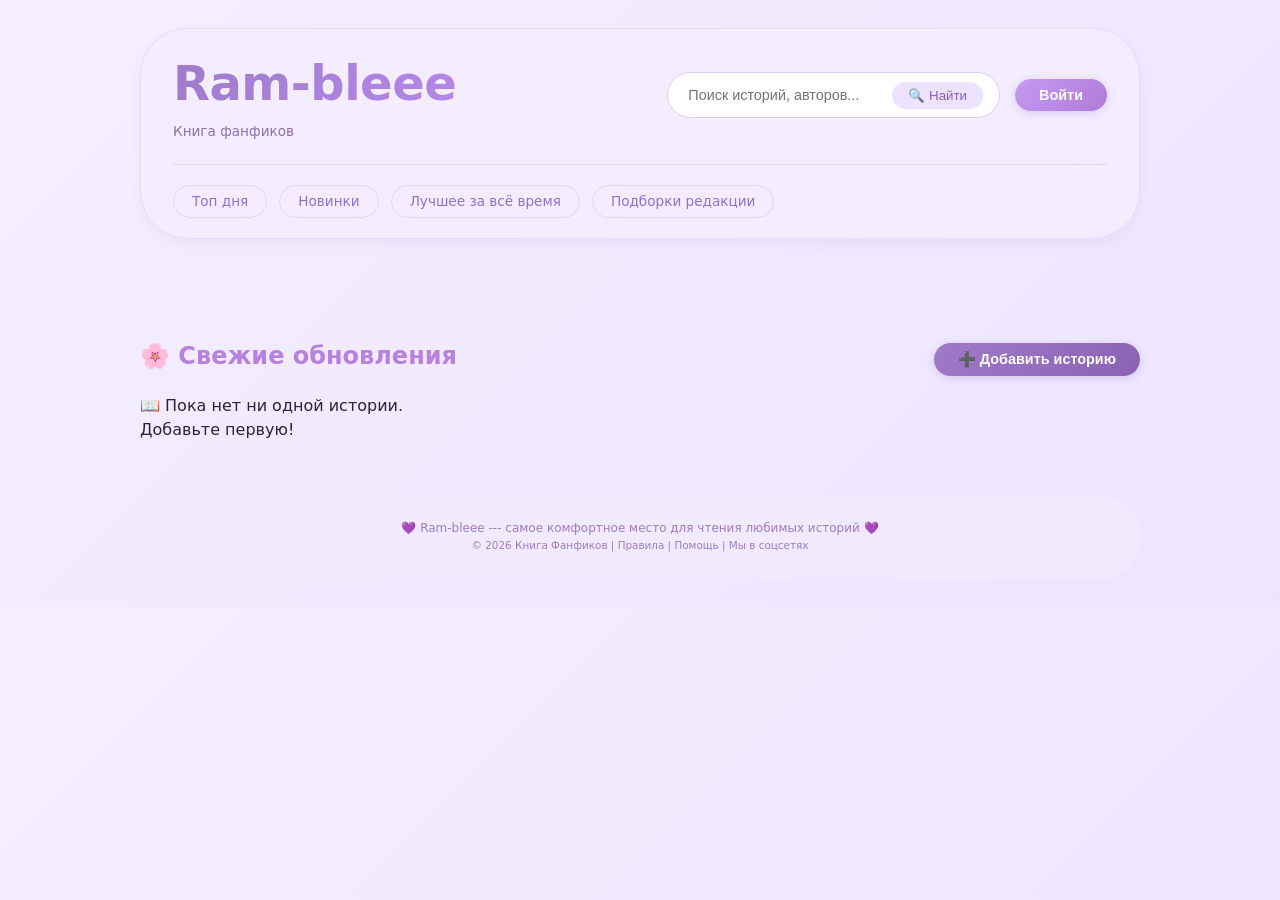
<file: index.html>
<!DOCTYPE html>
<html lang="ru">
<head>
    <meta charset="UTF-8">
    <meta name="viewport" content="width=device-width, initial-scale=1.0, user-scalable=yes">
    <title>Книга Фанфиков | Главная страница</title>
    <link rel="stylesheet" href="index-css.css">
    <link rel="stylesheet" href="модалка-css.css">
</head>
<body>
    <div class="sheep"></div>

    <div class="right-main">
        <div class="site-header">
            <div class="logo-area">
                <div class="logo">
                    <h1>Ram-bleee</h1>
                    <span>Книга фанфиков</span>
                </div>
                <div style="display: flex; gap: 15px; align-items: center;">
                    <div class="search-bar">
                        <input type="text" placeholder="Поиск историй, авторов...">
                        <button>🔍 Найти</button>
                    </div>
                    <div class="auth-container"></div>
                </div>
            </div>
            <div class="nav-tabs">
                <a href="#">Топ дня</a>
                <a href="#">Новинки</a>
                <a href="#">Лучшее за всё время</a>
                <a href="#">Подборки редакции</a>
            </div>
        </div>


        <div class="feed-header">
            <h2>🌸 Свежие обновления</h2>
        </div>

        <div class="stories-feed">
            </div>

        <div class="footer">
            <span>💜 Ram-bleee --- самое комфортное место для чтения любимых историй 💜</span><br>
            <span class="footer-copyright">© 2026 Книга Фанфиков | Правила | Помощь | Мы в соцсетях</span>
        </div>
    </div>

    <div class="modal-overlay" id="modalOverlay">
        <div class="modal">
            <div class="modal-header">
                <h3>Добро пожаловать</h3>
                <button class="close-modal" id="closeModalBtn">✕</button>
            </div>
            <div class="modal-tabs">
                <button class="tab-btn active" data-tab="login">Вход</button>
                <button class="tab-btn" data-tab="register">Регистрация</button>
            </div>

            <div id="loginForm" class="modal-form">
                <div class="form-group">
                    <label>Email или логин</label>
                    <input type="text" id="loginEmail" placeholder="example@mail.com">
                </div>
                <div class="form-group">
                    <label>Пароль</label>
                    <input type="password" id="loginPassword" placeholder="••••••••">
                </div>
                <button class="submit-btn" id="submitLoginBtn">Продолжить</button>
                <div class="form-footer">
                    <a href="#" id="switchToRegister" style="color:#b07ad9;">Зарегистрироваться</a>
                </div>
            </div>

            <div id="registerForm" class="modal-form hidden-form">
                <div class="form-group">
                    <label>Имя пользователя</label>
                    <input type="text" id="regUsername" placeholder="Как вас называть?">
                </div>
                <div class="form-group">
                    <label>Email</label>
                    <input type="email" id="regEmail" placeholder="your@email.com">
                </div>
                <div class="form-group">
                    <label>Пароль</label>
                    <input type="password" id="regPassword" placeholder="минимум 6 символов">
                </div>
                <button class="submit-btn" id="submitRegisterBtn">Создать аккаунт</button>
                <div class="form-footer">
                    <a href="#" id="switchToLogin" style="color:#b07ad9;">Войти</a>
                </div>
            </div>
        </div>
    </div>

    <script src="auth.js"></script>
</body>
</html>
</file>
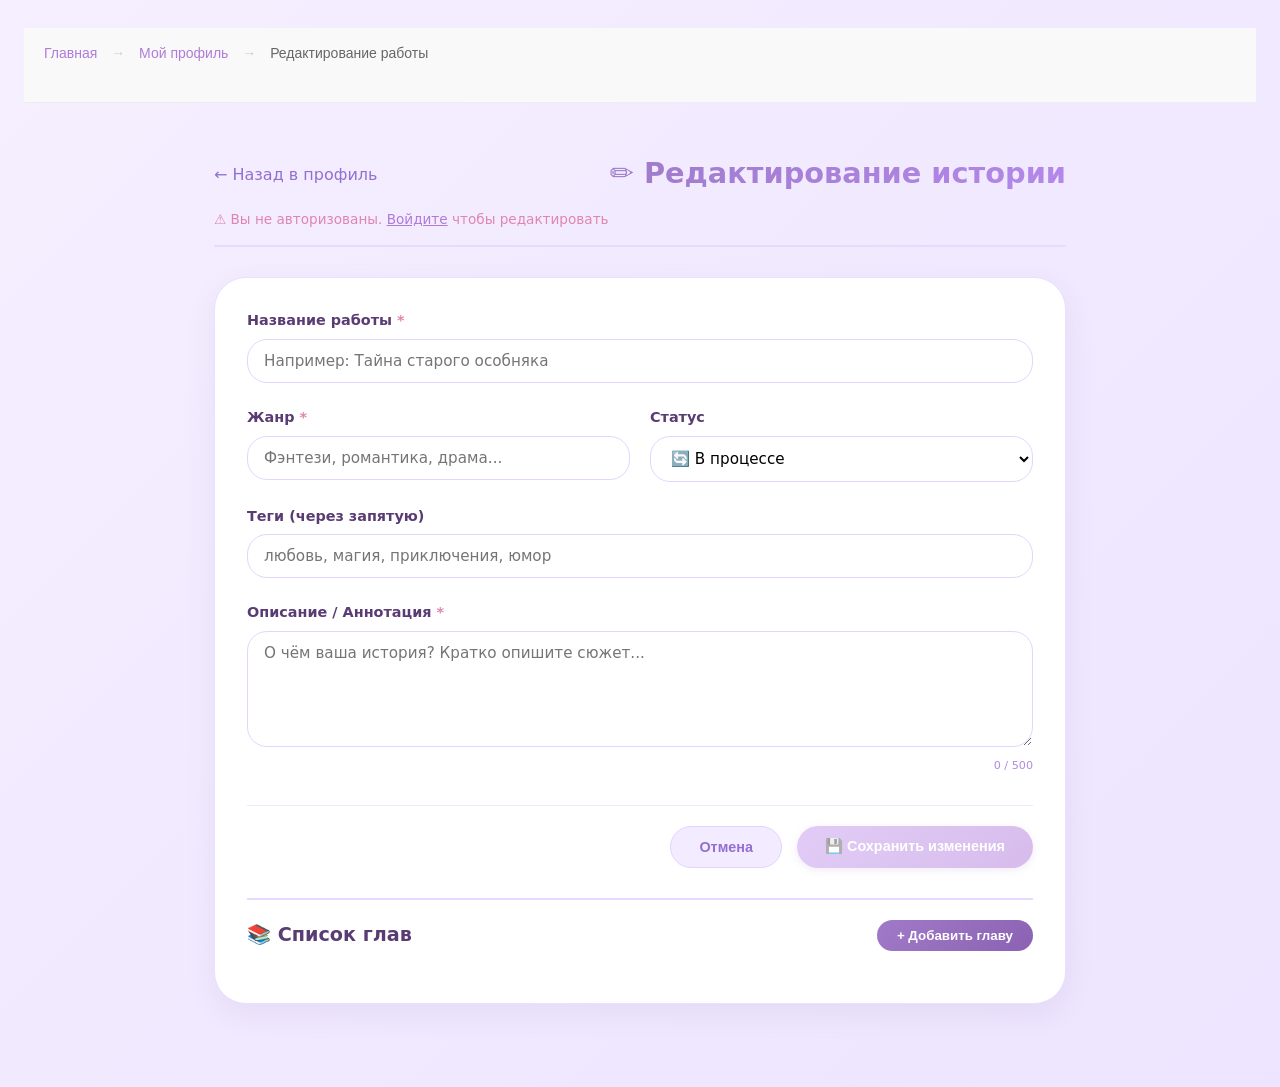
<file: edit_work.html>
<!DOCTYPE html>
<html lang="ru">
<head>
    <meta charset="UTF-8">
    <meta name="viewport" content="width=device-width, initial-scale=1.0, user-scalable=yes">
    <title>Редактирование работы — Ram-bleee</title>
    <link rel="stylesheet" href="index-css.css">
    <link rel="stylesheet" href="editor.css">
    <style>
        /* Дополнительные стили для глав */
        .chapters-section {
            margin-top: 30px;
            padding-top: 20px;
            border-top: 2px solid #e8d9ff;
        }
        .chapters-header {
            display: flex;
            justify-content: space-between;
            align-items: center;
            flex-wrap: wrap;
            margin-bottom: 20px;
        }
        .chapters-header h3 {
            color: #5a3c74;
            font-size: 1.2rem;
            margin: 0;
        }
        .add-chapter-btn {
            background: linear-gradient(135deg, #a07ac9, #8b62b3);
            border: none;
            border-radius: 40px;
            padding: 8px 20px;
            color: white;
            font-weight: 600;
            cursor: pointer;
            transition: 0.2s;
        }
        .add-chapter-btn:hover {
            transform: translateY(-2px);
        }
        .chapters-list {
            display: flex;
            flex-direction: column;
            gap: 10px;
        }
        .chapter-item {
            background: #faf5ff;
            border-radius: 20px;
            padding: 12px 16px;
            display: flex;
            justify-content: space-between;
            align-items: center;
            flex-wrap: wrap;
            gap: 10px;
            cursor: pointer;
            transition: 0.2s;
        }
        .chapter-item:hover {
            background: #f0e6ff;
            transform: translateX(5px);
        }
        .chapter-info {
            flex: 1;
        }
        .chapter-title {
            font-weight: 600;
            color: #5a3c74;
            margin-bottom: 4px;
        }
        .chapter-preview {
            font-size: 0.75rem;
            color: #b28be0;
        }
        .chapter-actions {
            display: flex;
            gap: 8px;
        }
        .chapter-actions button {
            background: none;
            border: none;
            cursor: pointer;
            font-size: 1rem;
            padding: 6px 10px;
            border-radius: 20px;
            transition: 0.2s;
        }
        .edit-chapter-btn {
            color: #9b62d1;
        }
        .edit-chapter-btn:hover {
            background: #ede0ff;
        }
        .delete-chapter-btn {
            color: #e085b0;
        }
        .delete-chapter-btn:hover {
            background: #fff0f5;
        }
        .empty-chapters {
            text-align: center;
            padding: 30px;
            color: #b28be0;
            background: #faf5ff;
            border-radius: 20px;
        }
    </style>
</head>
<body>

<div class="breadcrumb-container">
    <nav class="breadcrumb">
        <a href="index.html">Главная</a>
        <span class="separator">→</span>
        <a href="profile.html">Мой профиль</a>
        <span class="separator">→</span>
        <span class="current-page">Редактирование работы</span>
    </nav>
</div>

<div class="editor-container">
    <div class="editor-header">
        <a href="profile.html" class="back-link">← Назад в профиль</a>
        <h1>✏️ Редактирование истории</h1>
        <div class="editor-auth-status" id="editorAuthStatus"></div>
    </div>

    <div class="editor-card">
        <form id="editForm">
            <div class="form-group">
                <label for="workTitle">Название работы <span class="required">*</span></label>
                <input type="text" id="workTitle" placeholder="Например: Тайна старого особняка" required>
            </div>

            <div class="form-row">
                <div class="form-group half">
                    <label for="workGenre">Жанр <span class="required">*</span></label>
                    <input type="text" id="workGenre" placeholder="Фэнтези, романтика, драма...">
                </div>
                <div class="form-group half">
                    <label for="workStatus">Статус</label>
                    <select id="workStatus">
                        <option value="in-progress">🔄 В процессе</option>
                        <option value="completed">✅ Завершено</option>
                        <option value="frozen">❄️ Заморожено</option>
                    </select>
                </div>
            </div>

            <div class="form-group">
                <label for="workTags">Теги (через запятую)</label>
                <input type="text" id="workTags" placeholder="любовь, магия, приключения, юмор">
            </div>

            <div class="form-group">
                <label for="workDescription">Описание / Аннотация <span class="required">*</span></label>
                <textarea id="workDescription" rows="5" placeholder="О чём ваша история? Кратко опишите сюжет..." required></textarea>
                <span class="char-counter" id="descCounter">0 / 500</span>
            </div>

            <div class="form-actions">
                <button type="button" id="cancelBtn" class="btn-secondary">Отмена</button>
                <button type="submit" id="saveBtn" class="btn-primary">💾 Сохранить изменения</button>
            </div>
        </form>

        <!-- БЛОК УПРАВЛЕНИЯ ГЛАВАМИ (ПОСЛЕ ФОРМЫ) -->
        <div class="chapters-section">
            <div class="chapters-header">
                <h3>📚 Список глав</h3>
                <button type="button" id="addChapterBtn" class="add-chapter-btn">+ Добавить главу</button>
            </div>
            <div id="chaptersList" class="chapters-list">
                <!-- Список глав загрузится сюда -->
            </div>
        </div>
    </div>
</div>

<script src="auth.js"></script>
<script src="edit_work.js"></script>
</body>
</html>
</file>
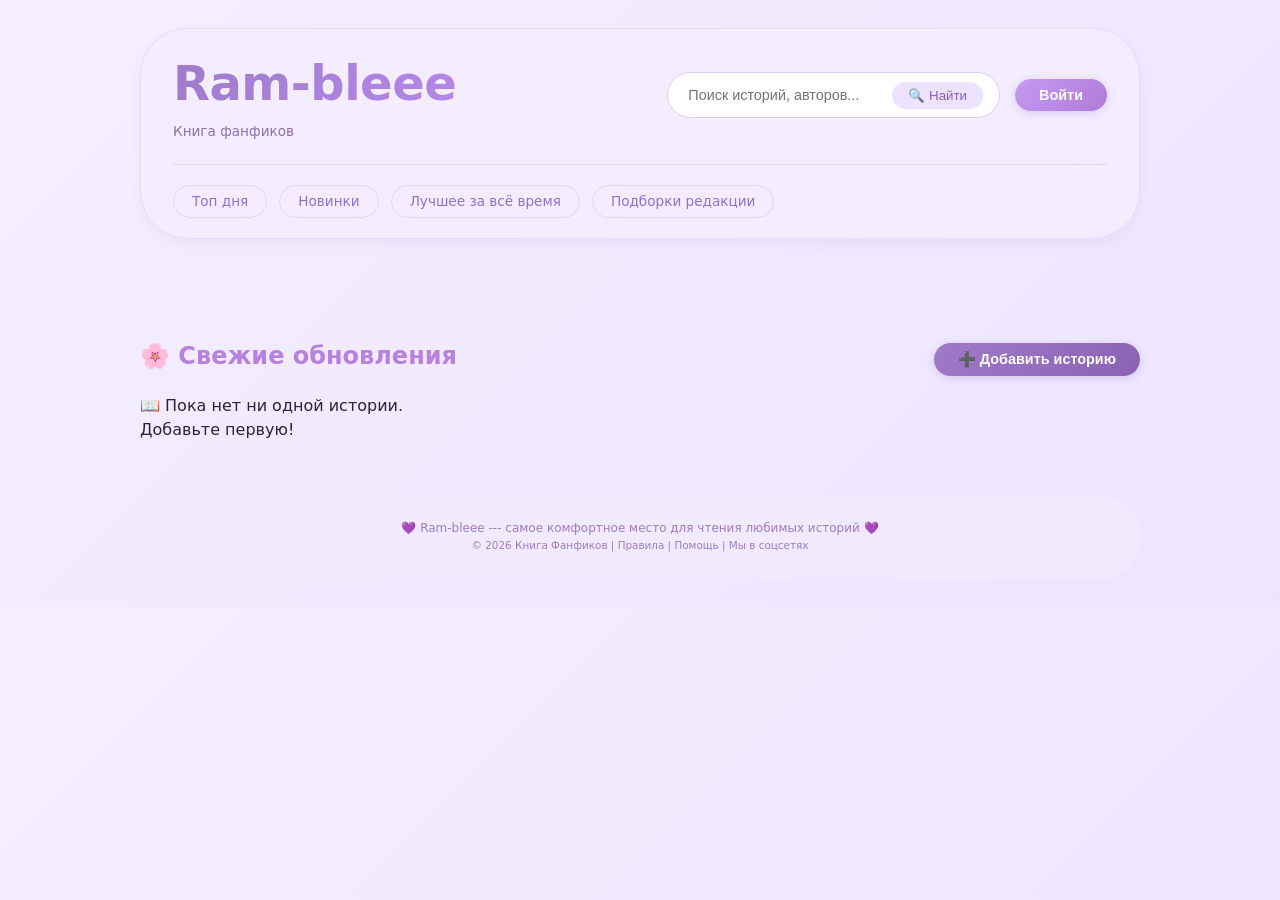
<file: profile.html>
<!DOCTYPE html>
<html lang="ru">
<head>
    <meta charset="UTF-8">
    <meta name="viewport" content="width=device-width, initial-scale=1.0, user-scalable=yes">
    <title>Мой профиль — Ram-bleee</title>
    <link rel="stylesheet" href="index-css.css">
    <link rel="stylesheet" href="модалка-css.css">
</head>
<body>

<div class="profile-container">
    <div class="breadcrumb">
        <a href="index.html">Главная</a>
        <span class="separator">→</span>
        <span>Мой профиль</span>
    </div>

    <div class="profile-card" id="profileCard">
        <div class="profile-avatar">
            <div class="avatar-large">👤</div>
        </div>
        <div class="profile-info">
            <div class="profile-name" id="profileUsername">Загрузка...</div>
            <div class="profile-email">
                <span id="profileEmail"></span>
                <span class="registered-date" id="profileRegistered"></span>
            </div>
            <div class="profile-bio" id="profileBio">
                ✨ Люблю писать фэнтези и романтику. Мечтаю вдохновлять читателей.
            </div>
            <div class="stats-row">
                <div class="stat-card">
                    <div class="stat-number" id="worksCount">0</div>
                    <div class="stat-label">работ</div>
                </div>
                <div class="stat-card">
                    <div class="stat-number" id="likesCount">0</div>
                    <div class="stat-label">лайков</div>
                </div>
                <div class="stat-card">
                    <div class="stat-number" id="commentsCount">0</div>
                    <div class="stat-label">комментариев</div>
                </div>
            </div>
        </div>
    </div>

    <div class="works-section">
        <div class="section-title">
            📖 Мои истории
        </div>
        <div id="userWorksList"></div>
    </div>
</div>

<script src="profilejs.js"></script>
</body>
</html>
</file>
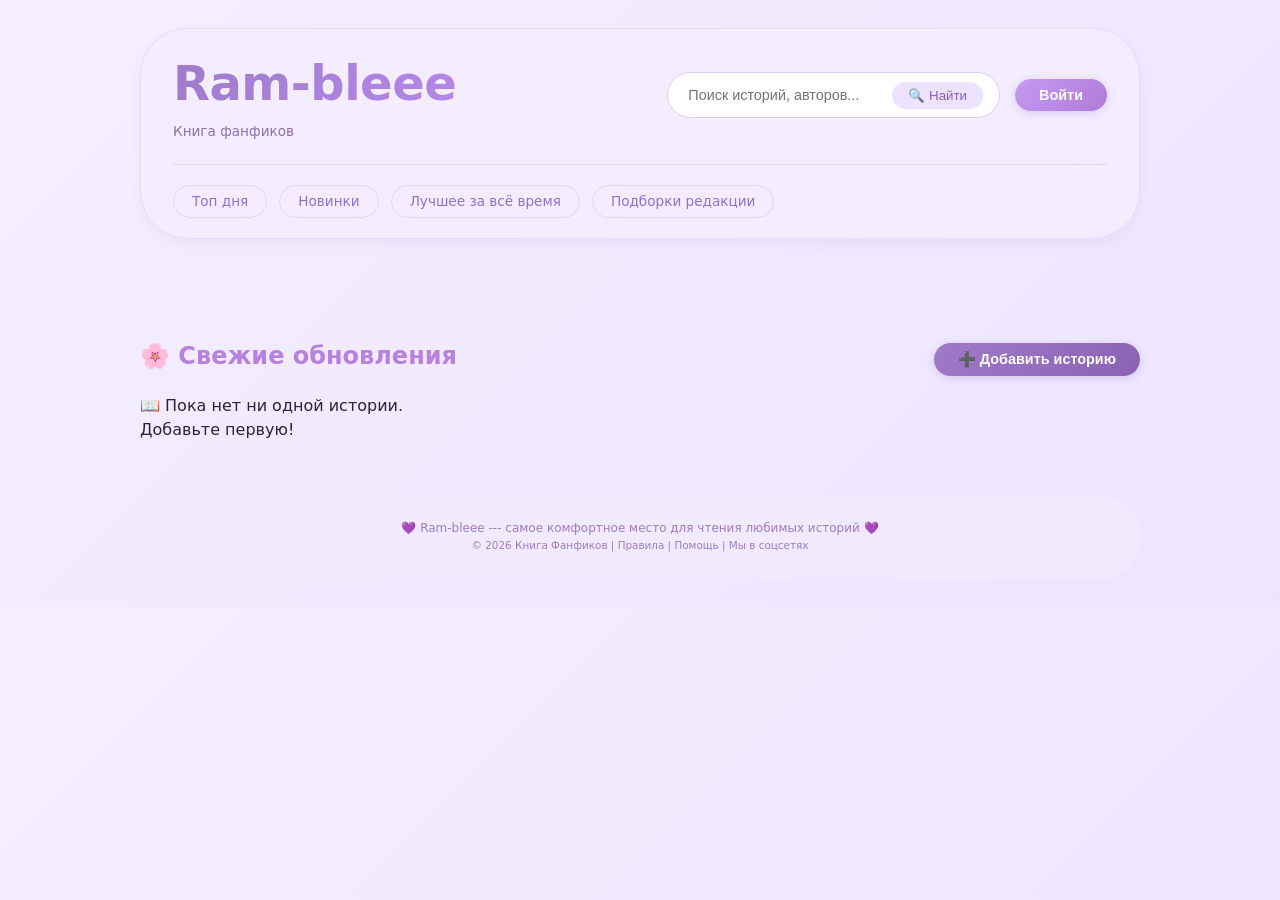
<file: stranicafanfika.html>
<!DOCTYPE html>
<html lang="ru">
<head>
    <meta charset="UTF-8">
    <meta name="viewport" content="width=device-width, initial-scale=1.0, user-scalable=yes">
    <title>Чтение фанфика — Ram-bleee</title>
    <link rel="stylesheet" href="index-css.css">
    <link rel="stylesheet" href="stranicafanfika.css">
</head>
<body>

<div class="fanfik-container">
    <!-- Хлебные крошки -->
    <div class="breadcrumb">
        <a href="index.html">Главная</a>
        <span class="separator">→</span>
        <a href="#" id="authorLink">Автор</a>
        <span class="separator">→</span>
        <span id="workTitleBreadcrumb">Загрузка...</span>
    </div>

    <!-- Основная карточка фанфика -->
    <div class="fanfik-card">
        <div class="fanfik-header">
            <div class="work-emoji" id="workEmoji">📖</div>
            <div class="work-header-info">
                <h1 id="workTitle">Загрузка...</h1>
                <div class="work-meta-line">
                    <span class="author-name" id="authorName"></span>
                    <span class="work-genre" id="workGenre"></span>
                    <span class="work-status" id="workStatus"></span>
                    <span class="work-date" id="workDate"></span>
                </div>
                <div class="work-tags" id="workTags"></div>
            </div>
        </div>

        <div class="work-stats-bar">
            <div class="stat-item">
                <span class="stat-icon">❤️</span>
                <span class="stat-value" id="likesCount">0</span>
                <span class="stat-label">лайков</span>
            </div>
            <div class="stat-item">
                <span class="stat-icon">💬</span>
                <span class="stat-value" id="commentsCount">0</span>
                <span class="stat-label">комментариев</span>
            </div>
            <div class="stat-item">
                <span class="stat-icon">📖</span>
                <span class="stat-value" id="chaptersCount">1</span>
                <span class="stat-label">глава</span>
            </div>
            <div class="stat-item">
                <button id="likeBtn" class="like-button">❤️ Лайкнуть</button>
            </div>
        </div>

        <div class="work-description" id="workDescription">
            Загрузка описания...
        </div>

        <div class="work-content" id="workContent">
            Загрузка содержания...
        </div>

        <!-- Навигация по главам (если будет несколько глав) -->
        <div class="chapter-navigation" id="chapterNav" style="display: none;">
            <button id="prevChapterBtn" class="nav-chapter-btn">← Предыдущая глава</button>
            <span id="chapterIndicator">Глава 1</span>
            <button id="nextChapterBtn" class="nav-chapter-btn">Следующая глава →</button>
        </div>
    </div>

    <!-- Блок комментариев -->
    <div class="comments-section">
        <div class="comments-header">
            <h3>💬 Комментарии (<span id="commentsCountHeader">0</span>)</h3>
            <div class="comments-login-prompt" id="commentsLoginPrompt" style="display: none;">
                <p>Чтобы оставить комментарий, <a href="#" id="loginFromCommentsBtn">войдите</a> в аккаунт</p>
            </div>
        </div>
        <div id="commentsList" class="comments-list">
            <!-- Комментарии загрузятся сюда -->
        </div>
        <div class="add-comment-form" id="addCommentForm" style="display: none;">
            <textarea id="newCommentText" rows="3" placeholder="Написать комментарий..."></textarea>
            <button id="submitCommentBtn" class="submit-comment-btn">💬 Отправить</button>
        </div>
    </div>
</div>

<script src="stranicafanfika.js"></script>
</body>
</html>
</file>
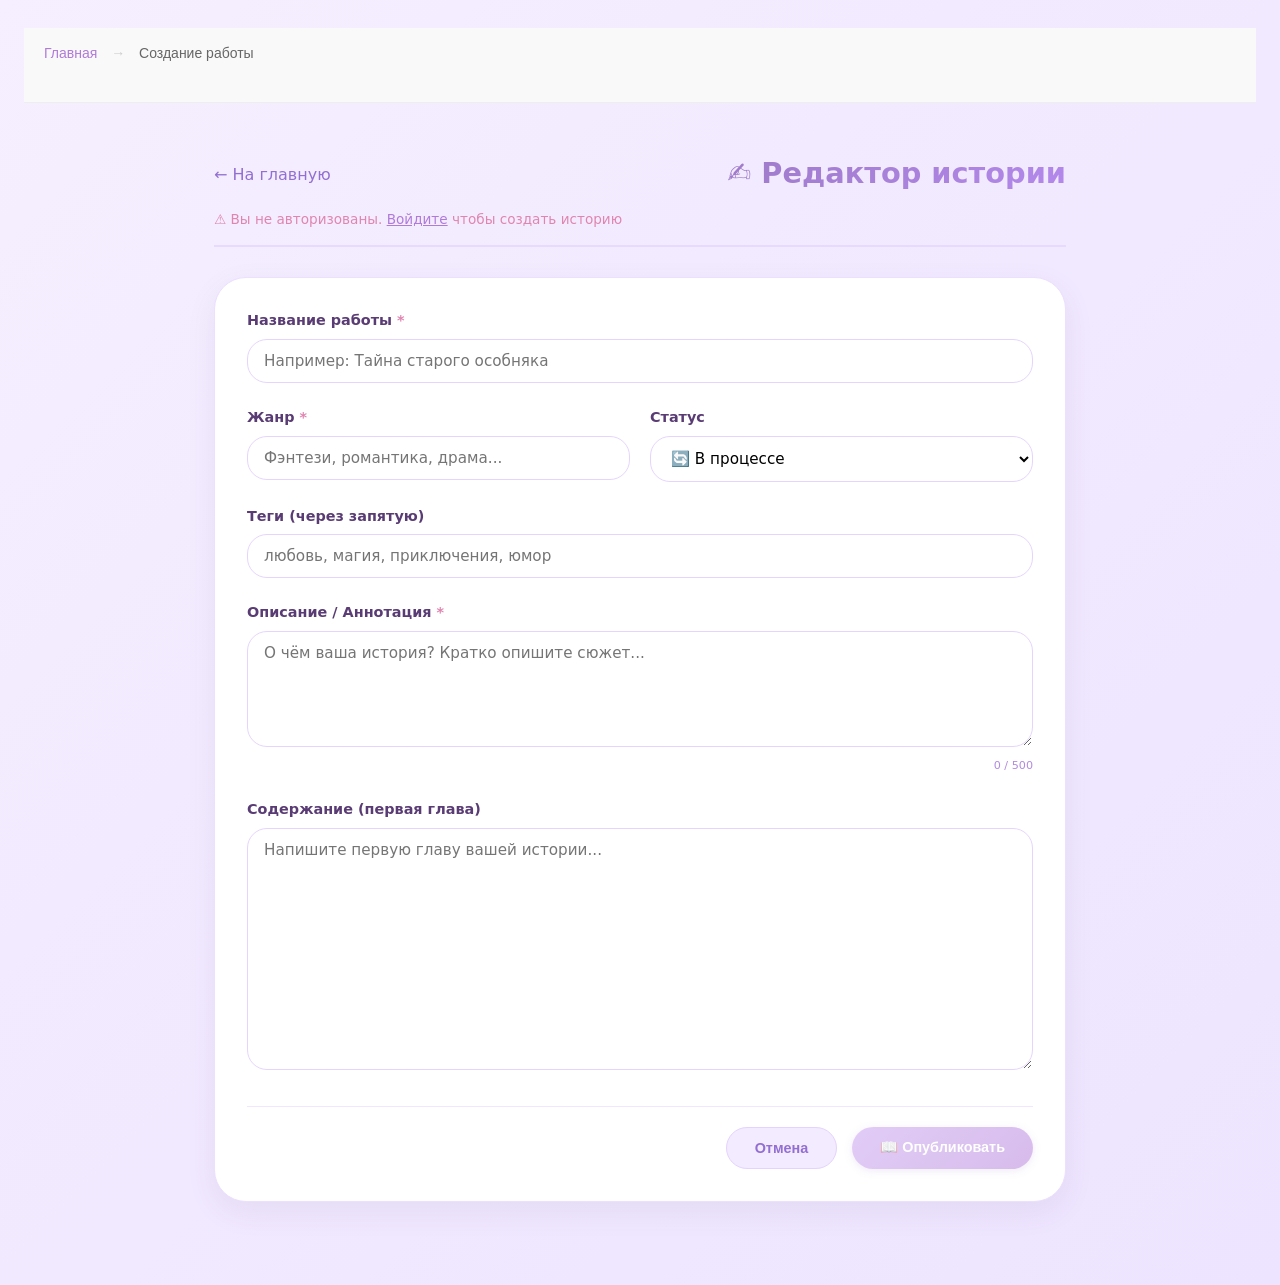
<file: созданиеработы.html>
<!DOCTYPE html>
<html lang="ru">
<head>
    <meta charset="UTF-8">
    <meta name="viewport" content="width=device-width, initial-scale=1.0, user-scalable=yes">
    <title>Редактор историй — Ram-bleee</title>
    <link rel="stylesheet" href="index-css.css">
    <link rel="stylesheet" href="editor.css">
</head>
<body>

<div class="breadcrumb-container">
    <nav class="breadcrumb">
        <a href="index.html">Главная</a>
        <span class="separator">→</span>
        <span class="current-page">Создание работы</span>
    </nav>
</div>

<div class="editor-container">
    <div class="editor-header">
        <a href="index.html" class="back-link">← На главную</a>
        <h1>✍️ Редактор истории</h1>
        <div class="editor-auth-status" id="editorAuthStatus"></div>
    </div>

    <div class="editor-card">
        <form id="workForm">
            <div class="form-group">
                <label for="workTitle">Название работы <span class="required">*</span></label>
                <input type="text" id="workTitle" placeholder="Например: Тайна старого особняка" required>
            </div>

            <div class="form-row">
                <div class="form-group half">
                    <label for="workGenre">Жанр <span class="required">*</span></label>
                    <input type="text" id="workGenre" placeholder="Фэнтези, романтика, драма...">
                </div>
                <div class="form-group half">
                    <label for="workStatus">Статус</label>
                    <select id="workStatus">
                        <option value="in-progress">🔄 В процессе</option>
                        <option value="completed">✅ Завершено</option>
                        <option value="frozen">❄️ Заморожено</option>
                    </select>
                </div>
            </div>

            <div class="form-group">
                <label for="workTags">Теги (через запятую)</label>
                <input type="text" id="workTags" placeholder="любовь, магия, приключения, юмор">
            </div>

            <div class="form-group">
                <label for="workDescription">Описание / Аннотация <span class="required">*</span></label>
                <textarea id="workDescription" rows="5" placeholder="О чём ваша история? Кратко опишите сюжет..." required></textarea>
                <span class="char-counter" id="descCounter">0 / 500</span>
            </div>

            <div class="form-group">
                <label for="workContent">Содержание (первая глава)</label>
                <textarea id="workContent" rows="12" placeholder="Напишите первую главу вашей истории..."></textarea>
            </div>

            <div class="form-actions">
                <button type="button" id="cancelBtn" class="btn-secondary">Отмена</button>
                <button type="submit" id="publishBtn" class="btn-primary">📖 Опубликовать</button>
            </div>
        </form>
    </div>
</div>

<script src="auth.js"></script>
<script src="сзр.js"></script>
</body>
</html>
</file>
<file: index-css.css>
* {
    margin: 0;
    padding: 0;
    box-sizing: border-box;
}

body {
    background: linear-gradient(135deg, #f5efff 0%, #ede4ff 100%);
    font-family: 'Segoe UI', 'Inter', 'Quicksand', system-ui, -apple-system, sans-serif;
    color: #2e2436;
    line-height: 1.45;
    padding: 28px 24px;
}

/* мягкий контейнер с фиолетовым свечением */
.glass-panel {
    background: rgba(248, 242, 255, 0.8);
    backdrop-filter: blur(3px);
    border-radius: 36px;
    border: 1px solid rgba(210, 180, 240, 0.7);
    box-shadow: 0 12px 28px rgba(120, 80, 140, 0.08);
}

/* основной контейнер-сетка */
.layout {
    max-width: 1400px;
    margin: 0 auto;
    display: flex;
    flex-wrap: wrap;
    gap: 28px;
}


/* правая колонка */
.right-main {
    flex: 1;
    max-width: 1000px;
    margin: 0 auto;
    width: 100%;
}

/* шапка сайта */
.site-header {
    background: rgba(245, 238, 255, 0.85);
    border-radius: 48px;
    padding: 20px 32px;
    margin-bottom: 100px;
    border: 1px solid #e8d9ff;
    box-shadow: 0 6px 14px rgba(100, 70, 120, 0.06);
}

.logo-area {
    display: flex;
    justify-content: space-between;
    align-items: center;
    flex-wrap: wrap;
    gap: 15px;
}

.logo h1 {
    font-size: 3rem;
    font-weight: 900;
    background: linear-gradient(125deg, #9f7bc9, #b388eb);
    background-clip: text;
    -webkit-background-clip: text;
    color: transparent;
    letter-spacing: -0.5px;
}

.logo span {
    font-size: 0.85rem;
    color: #8e6fae;
}

.search-bar {
    background: white;
    border-radius: 60px;
    padding: 6px 16px;
    display: flex;
    align-items: center;
    gap: 8px;
    border: 1px solid #decbfc;
}

.search-bar input {
    border: none;
    background: transparent;
    padding: 8px 4px;
    width: 200px;
    font-size: 0.9rem;
    outline: none;
    color: #3a2a48;
}

.search-bar button {
    background: #ede3ff;
    border: none;
    border-radius: 40px;
    padding: 6px 16px;
    cursor: pointer;
    color: #8a5cc7;
    font-weight: 500;
    transition: 0.2s;
}

.search-bar button:hover {
    background: #e2d4fd;
}

/* навигация */
.nav-tabs {
    display: flex;
    flex-wrap: wrap;
    gap: 12px;
    margin-top: 22px;
    border-top: 1px solid #e5d5ff;
    padding-top: 20px;
}

.nav-tabs a {
    background: #f5edff;
    padding: 6px 18px;
    border-radius: 50px;
    text-decoration: none;
    font-size: 0.85rem;
    font-weight: 500;
    color: #926fd1;
    transition: 0.2s;
    border: 1px solid #e4d3fe;
}

.nav-tabs a:hover {
    background: #eee3ff;
    color: #ac7beb;
    transform: translateY(-2px);
}

/* боковые блоки */
.side-block {
    background: rgba(248, 243, 255, 0.9);
    border-radius: 28px;
    padding: 20px 18px;
    margin-bottom: 24px;
    border: 1px solid #e4d2fc;
}

.side-block h3 {
    font-size: 1.2rem;
    margin-bottom: 16px;
    color: #b17ad9;
    display: flex;
    align-items: center;
    gap: 8px;
}

.genre-list {
    list-style: none;
}

.genre-list li {
    margin: 12px 0;
}

.genre-list a {
    display: flex;
    align-items: center;
    gap: 12px;
    text-decoration: none;
    color: #6a4f85;
    padding: 6px 8px;
    border-radius: 40px;
    transition: 0.2s;
    font-weight: 500;
}

.genre-list a:hover {
    background: #ede0ff;
    color: #9c6ad6;
    padding-left: 16px;
}

.top-work-item {
    display: flex;
    align-items: center;
    gap: 12px;
    margin-bottom: 16px;
    background: #faf5ff;
    padding: 8px 12px;
    border-radius: 24px;
}

.top-number {
    font-weight: bold;
    background: #e8d9ff;
    width: 28px;
    height: 28px;
    display: flex;
    align-items: center;
    justify-content: center;
    border-radius: 20px;
    color: #9a69cf;
}

hr {
    border: none;
    height: 1px;
    background: linear-gradient(to right, #e6d6fe, transparent);
    margin: 16px 0;
}

/* тренд баннер */
.trending-banner {
    background: rgba(240, 232, 255, 0.7);
    border-radius: 32px;
    padding: 14px 22px;
    margin-bottom: 28px;
    display: flex;
    flex-wrap: wrap;
    justify-content: space-between;
    align-items: center;
}

.trending-tags {
    display: flex;
    gap: 12px;
    font-size: 0.75rem;
}

/* заголовок ленты */
.feed-header {
    display: flex;
    justify-content: space-between;
    align-items: baseline;
    flex-wrap: wrap;
    margin-bottom: 18px;
}

.feed-header h2 {
    color: #b681e0;
    font-weight: 600;
}

.show-all {
    font-size: 0.75rem;
    color: #c99cf0;
    text-decoration: none;
}

.show-all:hover {
    text-decoration: underline;
}

/* сетка карточек */
.stories-feed {
    display: grid;
    grid-template-columns: repeat(auto-fill, minmax(270px, 1fr));
    gap: 24px;
    margin-top: 12px;
}

.story-card {
    background: white;
    border-radius: 28px;
    overflow: hidden;
    transition: 0.25s ease;
    box-shadow: 0 10px 20px rgba(100, 70, 120, 0.06);
    border: 1px solid #ecdfff;
}

.story-card:hover {
    transform: translateY(-6px);
    box-shadow: 0 22px 30px -12px rgba(140, 100, 170, 0.25);
    border-color: #e2cefb;
}

.card-banner {
    height: 140px;
    background: linear-gradient(145deg, #e8daff, #ddccf7);
    display: flex;
    align-items: center;
    justify-content: center;
    font-size: 3rem;
}

.card-content {
    padding: 18px 18px 22px;
}

.work-title {
    font-size: 1.2rem;
    font-weight: 700;
    color: #5a3c74;
    margin-bottom: 6px;
}

.work-author {
    font-size: 0.7rem;
    color: #b28be0;
    margin-bottom: 10px;
    display: flex;
    gap: 12px;
}

.work-preview {
    font-size: 0.8rem;
    color: #54486b;
    margin-bottom: 16px;
    line-height: 1.4;
}

.work-stats {
    display: flex;
    gap: 16px;
    font-size: 0.7rem;
    color: #af86cf;
    border-top: 1px solid #f2eaff;
    padding-top: 12px;
}

.badge-new {
    background: #edd9ff;
    font-size: 0.6rem;
    padding: 2px 8px;
    border-radius: 50px;
    color: #a46fdb;
    margin-left: 8px;
}

/* коллекции */
.collections-section {
    margin: 48px 0 20px;
}

.collections-section h3 {
    color: #bf92e3;
    margin-bottom: 16px;
}

.collections-grid {
    display: flex;
    gap: 20px;
    flex-wrap: wrap;
}

.collection-card {
    padding: 16px 20px;
    flex: 1;
    min-width: 150px;
    transition: 0.2s;
}

.collection-card:hover {
    background: rgba(248, 242, 255, 0.95);
    transform: translateY(-3px);
}

/* пагинация */
.pagination {
    margin-top: 45px;
    display: flex;
    justify-content: center;
    gap: 12px;
    flex-wrap: wrap;
}

.page-link {
    background: #f3ebff;
    padding: 8px 16px;
    border-radius: 40px;
    text-decoration: none;
    color: #a175d4;
    font-weight: 500;
    border: 1px solid #e1cefc;
    transition: 0.2s;
}

.page-link:hover {
    background: #e8dbff;
    transform: translateY(-2px);
}

.page-link.active {
    background: #e2cefd;
    color: #794faf;
    border-color: #cfb4f5;
}

/* футер */
.footer {
    margin-top: 55px;
    text-align: center;
    padding: 24px;
    background: rgba(243, 236, 255, 0.85);
    border-radius: 40px;
    font-size: 0.75rem;
    color: #9e7bc2;
}

.footer-copyright {
    font-size: 0.65rem;
}


        .auth-buttons {
            display: flex;
            gap: 12px;
        }
        
        .btn-login {
            background: linear-gradient(135deg, #c59bf0, #b07ad9);
            border: none;
            border-radius: 40px;
            padding: 8px 24px;
            cursor: pointer;
            color: white;
            font-weight: 600;
            font-size: 0.9rem;
            transition: 0.2s;
            box-shadow: 0 2px 8px rgba(160, 120, 200, 0.3);
        }
        
        .btn-login:hover {
            transform: translateY(-2px);
            background: linear-gradient(135deg, #d2acf5, #c28be8);
            box-shadow: 0 6px 14px rgba(160, 120, 200, 0.4);
        }
        
        /* Затемнённый фон (оверлей) */
        .modal-overlay {
            position: fixed;
            top: 0;
            left: 0;
            width: 100%;
            height: 100%;
            background: rgba(46, 36, 54, 0.7);
            backdrop-filter: blur(5px);
            display: flex;
            align-items: center;
            justify-content: center;
            z-index: 1000;
            opacity: 0;
            visibility: hidden;
            transition: opacity 0.3s ease, visibility 0.3s ease;
        }
        
        .modal-overlay.active {
            opacity: 1;
            visibility: visible;
        }
        
        /* Модальное окно */
        .modal {
            background: linear-gradient(145deg, #fff8ff, #faf3ff);
            border-radius: 48px;
            width: 90%;
            max-width: 460px;
            padding: 0;
            box-shadow: 0 30px 50px rgba(80, 50, 100, 0.3);
            border: 1px solid #e2cefb;
            transform: scale(0.9);
            transition: transform 0.3s ease;
            overflow: hidden;
        }
        
        .modal-overlay.active .modal {
            transform: scale(1);
        }
        
        /* Шапка модального окна */
        .modal-header {
            display: flex;
            justify-content: space-between;
            align-items: center;
            padding: 20px 28px 12px 28px;
            border-bottom: 1px solid #eddfff;
        }
        
        .modal-header h3 {
            font-size: 1.6rem;
            font-weight: 700;
            background: linear-gradient(125deg, #9f7bc9, #b388eb);
            background-clip: text;
            -webkit-background-clip: text;
            color: transparent;
        }
        
        .close-modal {
            background: #f0e6ff;
            border: none;
            font-size: 1.8rem;
            cursor: pointer;
            color: #9b75c7;
            width: 40px;
            height: 40px;
            border-radius: 50%;
            display: flex;
            align-items: center;
            justify-content: center;
            transition: 0.2s;
        }
        
        .close-modal:hover {
            background: #e3d2fc;
            color: #7b4da5;
            transform: rotate(90deg);
        }
        
        /* Вкладки (вход / регистрация) */
        .modal-tabs {
            display: flex;
            padding: 0 28px;
            gap: 24px;
            margin-top: 16px;
        }
        
        .tab-btn {
            background: none;
            border: none;
            font-size: 1.1rem;
            font-weight: 600;
            color: #ae8acf;
            cursor: pointer;
            padding: 8px 0;
            transition: 0.2s;
            border-bottom: 2px solid transparent;
        }
        
        .tab-btn.active {
            color: #9b62d1;
            border-bottom: 2px solid #c69cf0;
        }
        
        /* Формы */
        .modal-form {
            padding: 24px 28px 32px 28px;
        }
        
        .form-group {
            margin-bottom: 20px;
        }
        
        .form-group label {
            display: block;
            margin-bottom: 6px;
            font-weight: 500;
            color: #6e4f89;
            font-size: 0.85rem;
        }
        
        .form-group input {
            width: 100%;
            padding: 14px 18px;
            border: 1px solid #e5d5fe;
            border-radius: 28px;
            font-size: 0.95rem;
            background: white;
            outline: none;
            transition: 0.2s;
            font-family: inherit;
        }
        
        .form-group input:focus {
            border-color: #c69cf0;
            box-shadow: 0 0 0 3px rgba(180, 130, 220, 0.2);
        }
        
        .submit-btn {
            width: 100%;
            background: linear-gradient(135deg, #c59bf0, #b07ad9);
            border: none;
            border-radius: 40px;
            padding: 14px;
            color: white;
            font-weight: 700;
            font-size: 1rem;
            cursor: pointer;
            transition: 0.2s;
            margin-top: 12px;
        }
        
        .submit-btn:hover {
            background: linear-gradient(135deg, #d2acf5, #c28be8);
            transform: translateY(-2px);
        }
        
        .form-footer {
            text-align: center;
            margin-top: 20px;
            font-size: 0.75rem;
            color: #9b83ae;
        }
        
        .hidden-form {
            display: none;
        }
        
        /* сообщение об ошибке (простой пример) */
        .error-msg {
            color: #e085b0;
            font-size: 0.7rem;
            margin-top: 5px;
            margin-left: 12px;
        }
        
        /* адаптив */
        @media (max-width: 560px) {
            .modal {
                width: 92%;
                border-radius: 32px;
            }
            .modal-header h3 {
                font-size: 1.3rem;
            }
            .modal-form {
                padding: 20px;
            }
            .modal-tabs {
                padding: 0 20px;
            }
        }

        /* ========== ВЫПАДАЮЩЕЕ МЕНЮ ПОЛЬЗОВАТЕЛЯ ========== */

.auth-container {
    display: flex;
    align-items: center;
}

.user-dropdown {
    position: relative;
    display: inline-block;
}

.btn-user {
    background: linear-gradient(135deg, #a07ac9, #8b62b3);
    border: none;
    border-radius: 40px;
    padding: 8px 24px;
    cursor: pointer;
    color: white;
    font-weight: 600;
    font-size: 0.9rem;
    transition: 0.2s;
    box-shadow: 0 2px 8px rgba(160, 120, 200, 0.3);
    white-space: nowrap;
}

.btn-user:hover {
    transform: translateY(-2px);
    background: linear-gradient(135deg, #b892e0, #9f73c8);
}

.dropdown-menu {
    position: absolute;
    top: 100%;
    right: 0;
    margin-top: 8px;
    background: white;
    border-radius: 20px;
    box-shadow: 0 10px 30px rgba(80, 50, 100, 0.2);
    border: 1px solid #e2cefb;
    min-width: 200px;
    opacity: 0;
    visibility: hidden;
    transition: opacity 0.2s ease, visibility 0.2s ease;
    z-index: 100;
    overflow: hidden;
}

.user-dropdown:hover .dropdown-menu {
    opacity: 1;
    visibility: visible;
}

.dropdown-item {
    display: flex;
    align-items: center;
    gap: 10px;
    padding: 12px 18px;
    color: #5a3c74;
    text-decoration: none;
    font-size: 0.85rem;
    transition: background 0.2s;
}

.dropdown-item:hover {
    background: #f5edff;
    color: #9b62d1;
}

.dropdown-divider {
    height: 1px;
    background: #f0e6ff;
    margin: 4px 0;
}

.logout-item {
    color: #e085b0;
}

.logout-item:hover {
    background: #fff0f5;
    color: #d45a8c;
}


/* Кнопка добавления истории */
#addWorkBtn {
    background: linear-gradient(135deg, #a07ac9, #8b62b3) !important;
}

#addWorkBtn:hover {
    transform: translateY(-2px);
    background: linear-gradient(135deg, #b892e0, #9f73c8) !important;
}

/* ========== СТИЛИ ДЛЯ СТРАНИЦЫ ПРОФИЛЯ ========== */

/* Основной контейнер */
.profile-container {
    max-width: 1000px;
    margin: 0 auto;
    width: 100%;
}

/* Хлебные крошки */
.breadcrumb {
    margin-bottom: 24px;
    font-size: 0.85rem;
    color: #b28be0;
}

.breadcrumb a {
    color: #926fd1;
    text-decoration: none;
}

.breadcrumb a:hover {
    text-decoration: underline;
}

.breadcrumb .separator {
    margin: 0 8px;
    color: #d0bee8;
}

/* Карточка профиля (горизонтальная) */
.profile-card {
    background: white;
    border-radius: 48px;
    padding: 32px;
    margin-bottom: 32px;
    display: flex;
    gap: 40px;
    flex-wrap: wrap;
    border: 1px solid #ecdfff;
    box-shadow: 0 8px 24px rgba(120, 80, 140, 0.08);
}

.profile-avatar {
    flex-shrink: 0;
}

.avatar-large {
    width: 140px;
    height: 140px;
    background: linear-gradient(135deg, #c59bf0, #b07ad9);
    border-radius: 50%;
    display: flex;
    align-items: center;
    justify-content: center;
    font-size: 4rem;
    box-shadow: 0 8px 20px rgba(160, 120, 200, 0.3);
}

.profile-info {
    flex: 1;
}

.profile-name {
    font-size: 2rem;
    font-weight: 700;
    color: #5a3c74;
    margin-bottom: 8px;
}

.profile-email {
    color: #b28be0;
    margin-bottom: 16px;
    display: flex;
    align-items: center;
    gap: 12px;
    flex-wrap: wrap;
}

.registered-date {
    font-size: 0.75rem;
    background: #f5edff;
    padding: 4px 12px;
    border-radius: 20px;
    color: #9b62d1;
}

.profile-bio {
    background: #faf5ff;
    padding: 12px 16px;
    border-radius: 24px;
    margin-bottom: 20px;
    color: #6a4f85;
    font-size: 0.9rem;
}

/* Статистика в строку */
.stats-row {
    display: flex;
    gap: 32px;
    flex-wrap: wrap;
}

.stat-card {
    background: #faf5ff;
    border-radius: 24px;
    padding: 12px 24px;
    text-align: center;
    min-width: 100px;
}

.stat-number {
    font-size: 1.8rem;
    font-weight: 700;
    color: #9b62d1;
}

.stat-label {
    font-size: 0.7rem;
    color: #b28be0;
}

/* Секция с работами */
.works-section {
    background: white;
    border-radius: 48px;
    padding: 32px;
    border: 1px solid #ecdfff;
}

.section-title {
    font-size: 1.3rem;
    font-weight: 600;
    color: #5a3c74;
    margin-bottom: 20px;
    display: flex;
    align-items: center;
    gap: 10px;
}

/* Карточка работы */
.work-item {
    background: #faf5ff;
    border-radius: 24px;
    padding: 16px 20px;
    margin-bottom: 12px;
    display: flex;
    justify-content: space-between;
    align-items: center;
    flex-wrap: wrap;
    gap: 15px;
    transition: 0.2s;
}

.work-item:hover {
    background: #f5edff;
}

.work-info {
    flex: 1;
}

.work-title {
    font-weight: 700;
    color: #5a3c74;
    font-size: 1.1rem;
    margin-bottom: 6px;
}

.work-meta {
    font-size: 0.7rem;
    color: #b28be0;
    display: flex;
    gap: 16px;
    flex-wrap: wrap;
}

/* Кнопки действий */
.work-actions {
    display: flex;
    gap: 8px;
}

.work-actions button {
    background: none;
    border: none;
    cursor: pointer;
    font-size: 1.1rem;
    padding: 6px 10px;
    border-radius: 30px;
    transition: 0.2s;
}

.edit-work-btn {
    color: #9b62d1;
}

.edit-work-btn:hover {
    background: #ede0ff;
}

.delete-work-btn {
    color: #e085b0;
}

.delete-work-btn:hover {
    background: #fff0f5;
}

/* Пустое состояние */
.empty-works {
    text-align: center;
    padding: 40px;
    color: #b28be0;
}

/* Адаптивность */
@media (max-width: 650px) {
    .profile-card {
        flex-direction: column;
        align-items: center;
        text-align: center;
    }

    .stats-row {
        justify-content: center;
    }

    .profile-email {
        justify-content: center;
    }

    .work-item {
        flex-direction: column;
        text-align: center;
    }

    .work-actions {
        justify-content: center;
    }
}

/* Кнопки действий в профиле */
.work-actions {
    display: flex;
    gap: 8px;
}

.work-actions button {
    background: none;
    border: none;
    cursor: pointer;
    font-size: 0.8rem;
    padding: 6px 12px;
    border-radius: 30px;
    transition: 0.2s;
}

.edit-work-btn {
    background: #f3ebff;
    color: #9b62d1;
}

.edit-work-btn:hover {
    background: #e8dbff;
    transform: translateY(-2px);
}

.delete-work-btn {
    background: #fff0f5;
    color: #e085b0;
}

.delete-work-btn:hover {
    background: #ffe0ec;
    transform: translateY(-2px);
}

/* адаптивность */
@media (max-width: 780px) {
    body {
        padding: 16px;
    }
    .left-side {
        max-width: 100%;
        flex: auto;
    }
    .layout {
        flex-direction: column;
    }
    .logo-area {
        flex-direction: column;
        align-items: flex-start;
    }
}
</file>
<file: модалка-css.css>
/* Кнопка входа */
.btn-login {
    background: linear-gradient(135deg, #c59bf0, #b07ad9);
    border: none;
    border-radius: 40px;
    padding: 8px 24px;
    cursor: pointer;
    color: white;
    font-weight: 600;
    font-size: 0.9rem;
    transition: 0.2s;
    box-shadow: 0 2px 8px rgba(160, 120, 200, 0.3);
}

.btn-login:hover {
    transform: translateY(-2px);
    background: linear-gradient(135deg, #d2acf5, #c28be8);
}

/* Затемнённый фон */
.modal-overlay {
    position: fixed;
    top: 0;
    left: 0;
    width: 100%;
    height: 100%;
    background: rgba(46, 36, 54, 0.7);
    backdrop-filter: blur(5px);
    display: flex;
    align-items: center;
    justify-content: center;
    z-index: 1000;
    opacity: 0;
    visibility: hidden;
    transition: opacity 0.3s ease, visibility 0.3s ease;
}

.modal-overlay.active {
    opacity: 1;
    visibility: visible;
}

/* Модальное окно */
.modal {
    background: linear-gradient(145deg, #fff8ff, #faf3ff);
    border-radius: 48px;
    width: 90%;
    max-width: 460px;
    box-shadow: 0 30px 50px rgba(80, 50, 100, 0.3);
    border: 1px solid #e2cefb;
    transform: scale(0.9);
    transition: transform 0.3s ease;
    overflow: hidden;
}

.modal-overlay.active .modal {
    transform: scale(1);
}

/* Шапка модалки */
.modal-header {
    display: flex;
    justify-content: space-between;
    align-items: center;
    padding: 20px 28px 12px 28px;
    border-bottom: 1px solid #eddfff;
}

.modal-header h3 {
    font-size: 1.6rem;
    font-weight: 700;
    background: linear-gradient(125deg, #9f7bc9, #b388eb);
    background-clip: text;
    -webkit-background-clip: text;
    color: transparent;
}

.close-modal {
    background: #f0e6ff;
    border: none;
    font-size: 1.8rem;
    cursor: pointer;
    color: #9b75c7;
    width: 40px;
    height: 40px;
    border-radius: 50%;
    display: flex;
    align-items: center;
    justify-content: center;
    transition: 0.2s;
}

.close-modal:hover {
    background: #e3d2fc;
    transform: none;
}

/* Вкладки */
.modal-tabs {
    display: flex;
    padding: 0 28px;
    gap: 24px;
    margin-top: 16px;
}

.tab-btn {
    background: none;
    border: none;
    font-size: 1.1rem;
    font-weight: 600;
    color: #ae8acf;
    cursor: pointer;
    padding: 8px 0;
    transition: 0.2s;
    border-bottom: 2px solid transparent;
}

.tab-btn.active {
    color: #9b62d1;
    border-bottom: 2px solid #c69cf0;
}

/* Формы */
.modal-form {
    padding: 24px 28px 32px 28px;
}

.form-group {
    margin-bottom: 20px;
}

.form-group label {
    display: block;
    margin-bottom: 6px;
    font-weight: 500;
    color: #6e4f89;
    font-size: 0.85rem;
}

.form-group input {
    width: 100%;
    padding: 14px 18px;
    border: 1px solid #e5d5fe;
    border-radius: 28px;
    font-size: 0.95rem;
    background: white;
    outline: none;
    transition: 0.2s;
}

.form-group input:focus {
    border-color: #c69cf0;
    box-shadow: 0 0 0 3px rgba(180, 130, 220, 0.2);
}

.submit-btn {
    width: 100%;
    background: linear-gradient(135deg, #c59bf0, #b07ad9);
    border: none;
    border-radius: 40px;
    padding: 14px;
    color: white;
    font-weight: 700;
    font-size: 1rem;
    cursor: pointer;
    transition: 0.2s;
    margin-top: 12px;
}

.submit-btn:hover {
    background: linear-gradient(135deg, #d2acf5, #c28be8);
    transform: translateY(-2px);
}

.form-footer {
    text-align: center;
    margin-top: 20px;
    font-size: 0.75rem;
    color: #9b83ae;
}

.hidden-form {
    display: none;
}

/* адаптив */
@media (max-width: 560px) {
    .modal {
        width: 92%;
        border-radius: 32px;
    }
    .modal-header h3 {
        font-size: 1.3rem;
    }
    .modal-form {
        padding: 20px;
    }
}
</file>
<file: editor.css>
/* Стили для редактора */

.editor-container {
    max-width: 900px;
    margin: 0 auto;
    padding: 30px 24px;
}

.editor-header {
    display: flex;
    justify-content: space-between;
    align-items: center;
    flex-wrap: wrap;
    gap: 15px;
    margin-bottom: 30px;
    padding-bottom: 15px;
    border-bottom: 2px solid #e8d9ff;
}

.back-link {
    color: #926fd1;
    text-decoration: none;
    font-weight: 500;
    transition: 0.2s;
}

.back-link:hover {
    color: #ac7beb;
    transform: translateX(-3px);
}

.editor-header h1 {
    font-size: 1.8rem;
    background: linear-gradient(125deg, #9f7bc9, #b388eb);
    background-clip: text;
    -webkit-background-clip: text;
    color: transparent;
}

.editor-auth-status {
    font-size: 0.85rem;
    color: #b28be0;
}

.editor-card {
    background: white;
    border-radius: 32px;
    padding: 32px;
    box-shadow: 0 10px 30px rgba(100, 70, 120, 0.08);
    border: 1px solid #ecdfff;
    margin-bottom: 25px;
}

.form-group {
    margin-bottom: 24px;
}

.form-group label {
    display: block;
    margin-bottom: 8px;
    font-weight: 600;
    color: #5a3c74;
    font-size: 0.9rem;
}

.required {
    color: #e085b0;
}

.form-group input,
.form-group textarea,
.form-group select {
    width: 100%;
    padding: 12px 16px;
    border: 1px solid #e5d5fe;
    border-radius: 20px;
    font-size: 0.95rem;
    font-family: inherit;
    background: white;
    transition: 0.2s;
    outline: none;
}

.form-group input:focus,
.form-group textarea:focus,
.form-group select:focus {
    border-color: #c69cf0;
    box-shadow: 0 0 0 3px rgba(180, 130, 220, 0.2);
}

.form-row {
    display: flex;
    gap: 20px;
}

.form-row .half {
    flex: 1;
}

.char-counter {
    display: block;
    text-align: right;
    font-size: 0.7rem;
    color: #b28be0;
    margin-top: 5px;
}

.form-actions {
    display: flex;
    justify-content: flex-end;
    gap: 15px;
    margin-top: 30px;
    padding-top: 20px;
    border-top: 1px solid #f0e6ff;
}

.btn-primary, .btn-secondary {
    padding: 12px 28px;
    border-radius: 40px;
    font-weight: 600;
    cursor: pointer;
    transition: 0.2s;
    font-size: 0.9rem;
    border: none;
}

.btn-primary {
    background: linear-gradient(135deg, #c59bf0, #b07ad9);
    color: white;
    box-shadow: 0 2px 8px rgba(160, 120, 200, 0.3);
}

.btn-primary:hover {
    transform: translateY(-2px);
    background: linear-gradient(135deg, #d2acf5, #c28be8);
    box-shadow: 0 6px 14px rgba(160, 120, 200, 0.4);
}

.btn-secondary {
    background: #f3ebff;
    color: #926fd1;
    border: 1px solid #e4d3fe;
}

.btn-secondary:hover {
    background: #e8dbff;
    transform: translateY(-2px);
}

.editor-tips {
    background: rgba(248, 242, 255, 0.7);
    border-radius: 28px;
    padding: 20px 28px;
    border: 1px solid #e4d2fc;
}

.editor-tips h4 {
    color: #b17ad9;
    margin-bottom: 12px;
}

.editor-tips ul {
    margin-left: 20px;
    color: #6a4f85;
    font-size: 0.85rem;
}

.editor-tips li {
    margin: 8px 0;
}

/* Адаптив */
@media (max-width: 650px) {
    .editor-container {
        padding: 20px 16px;
    }
    
    .editor-card {
        padding: 20px;
    }
    
    .form-row {
        flex-direction: column;
        gap: 0;
    }
    
    .form-actions {
        flex-direction: column-reverse;
    }
    
    .btn-primary, .btn-secondary {
        text-align: center;
    }
}


.breadcrumb-container {
    padding: 15px 20px;
    background-color: #f9f9f9; /* Светлый фон */
    border-bottom: 1px solid #eee;
    margin-bottom: 20px;
}

.breadcrumb {
    font-size: 14px;
    font-family: sans-serif;
}

.breadcrumb a {
    color: #b07ad9; /* Ваш фиолетовый цвет */
    text-decoration: none;
}

.breadcrumb a:hover {
    text-decoration: underline;
}

.breadcrumb .separator {
    margin: 0 10px;
    color: #ccc;
}

.breadcrumb .current-page {
    color: #666;
}

/* Стили для редактора */
.editor-container {
    max-width: 900px;
    margin: 0 auto;
    padding: 30px 24px;
}

.editor-header {
    display: flex;
    justify-content: space-between;
    align-items: center;
    flex-wrap: wrap;
    gap: 15px;
    margin-bottom: 30px;
    padding-bottom: 15px;
    border-bottom: 2px solid #e8d9ff;
}

.back-link {
    color: #926fd1;
    text-decoration: none;
    font-weight: 500;
}

.back-link:hover {
    color: #ac7beb;
}

.editor-header h1 {
    font-size: 1.8rem;
    background: linear-gradient(125deg, #9f7bc9, #b388eb);
    background-clip: text;
    -webkit-background-clip: text;
    color: transparent;
}

.editor-auth-status {
    font-size: 0.85rem;
    color: #b28be0;
}

.editor-card {
    background: white;
    border-radius: 32px;
    padding: 32px;
    box-shadow: 0 10px 30px rgba(100, 70, 120, 0.08);
    border: 1px solid #ecdfff;
    margin-bottom: 25px;
}

.form-group {
    margin-bottom: 24px;
}

.form-group label {
    display: block;
    margin-bottom: 8px;
    font-weight: 600;
    color: #5a3c74;
    font-size: 0.9rem;
}

.required {
    color: #e085b0;
}

.form-group input,
.form-group textarea,
.form-group select {
    width: 100%;
    padding: 12px 16px;
    border: 1px solid #e5d5fe;
    border-radius: 20px;
    font-size: 0.95rem;
    font-family: inherit;
    background: white;
    outline: none;
}

.form-group input:focus,
.form-group textarea:focus,
.form-group select:focus {
    border-color: #c69cf0;
    box-shadow: 0 0 0 3px rgba(180, 130, 220, 0.2);
}

.form-row {
    display: flex;
    gap: 20px;
}

.form-row .half {
    flex: 1;
}

.char-counter {
    display: block;
    text-align: right;
    font-size: 0.7rem;
    color: #b28be0;
    margin-top: 5px;
}

.form-actions {
    display: flex;
    justify-content: flex-end;
    gap: 15px;
    margin-top: 30px;
    padding-top: 20px;
    border-top: 1px solid #f0e6ff;
}

.btn-primary, .btn-secondary {
    padding: 12px 28px;
    border-radius: 40px;
    font-weight: 600;
    cursor: pointer;
    transition: 0.2s;
    font-size: 0.9rem;
    border: none;
}

.btn-primary {
    background: linear-gradient(135deg, #c59bf0, #b07ad9);
    color: white;
}

.btn-primary:hover {
    transform: translateY(-2px);
    background: linear-gradient(135deg, #d2acf5, #c28be8);
}

.btn-secondary {
    background: #f3ebff;
    color: #926fd1;
    border: 1px solid #e4d3fe;
}

.btn-secondary:hover {
    background: #e8dbff;
    transform: translateY(-2px);
}

.breadcrumb-container {
    padding: 15px 20px;
    background-color: #f9f9f9;
    border-bottom: 1px solid #eee;
    margin-bottom: 20px;
}

.breadcrumb {
    font-size: 14px;
    font-family: sans-serif;
}

.breadcrumb a {
    color: #b07ad9;
    text-decoration: none;
}

.breadcrumb a:hover {
    text-decoration: underline;
}

.breadcrumb .separator {
    margin: 0 10px;
    color: #ccc;
}

.breadcrumb .current-page {
    color: #666;
}

@media (max-width: 650px) {
    .editor-container {
        padding: 20px 16px;
    }
    .editor-card {
        padding: 20px;
    }
    .form-row {
        flex-direction: column;
    }
    .form-actions {
        flex-direction: column-reverse;
    }
    .btn-primary, .btn-secondary {
        text-align: center;
    }
}
</file>
<file: stranicafanfika.css>
/* ========== СТИЛИ ДЛЯ СТРАНИЦЫ ЧТЕНИЯ ФАНФИКА ========== */

.fanfik-container {
    max-width: 900px;
    margin: 0 auto;
    width: 100%;
}

/* Хлебные крошки */
.breadcrumb {
    margin-bottom: 24px;
    font-size: 0.85rem;
    color: #b28be0;
}

.breadcrumb a {
    color: #926fd1;
    text-decoration: none;
}

.breadcrumb a:hover {
    text-decoration: underline;
}

.breadcrumb .separator {
    margin: 0 8px;
    color: #d0bee8;
}

/* Основная карточка */
.fanfik-card {
    background: white;
    border-radius: 48px;
    padding: 32px;
    margin-bottom: 32px;
    border: 1px solid #ecdfff;
    box-shadow: 0 8px 24px rgba(120, 80, 140, 0.08);
}

/* Шапка фанфика */
.fanfik-header {
    display: flex;
    gap: 24px;
    margin-bottom: 24px;
    flex-wrap: wrap;
}

.work-emoji {
    font-size: 4rem;
    background: linear-gradient(135deg, #e8daff, #ddccf7);
    width: 100px;
    height: 100px;
    border-radius: 30px;
    display: flex;
    align-items: center;
    justify-content: center;
    flex-shrink: 0;
}

.work-header-info {
    flex: 1;
}

.work-header-info h1 {
    font-size: 1.8rem;
    font-weight: 700;
    color: #5a3c74;
    margin-bottom: 12px;
}

.work-meta-line {
    display: flex;
    flex-wrap: wrap;
    gap: 16px;
    margin-bottom: 12px;
    font-size: 0.85rem;
}

.author-name {
    font-weight: 600;
    color: #9b62d1;
}

.work-genre {
    background: #f5edff;
    padding: 4px 12px;
    border-radius: 20px;
    color: #9b62d1;
}

.work-status {
    background: #ede0ff;
    padding: 4px 12px;
    border-radius: 20px;
    color: #b07ad9;
}

.work-date {
    color: #b28be0;
}

.work-tags {
    display: flex;
    flex-wrap: wrap;
    gap: 8px;
}

.tag {
    background: #faf5ff;
    padding: 4px 10px;
    border-radius: 16px;
    font-size: 0.7rem;
    color: #b28be0;
}

/* Статистика */
.work-stats-bar {
    display: flex;
    flex-wrap: wrap;
    gap: 24px;
    padding: 16px 0;
    margin: 16px 0;
    border-top: 1px solid #f0e6ff;
    border-bottom: 1px solid #f0e6ff;
}

.stat-item {
    display: flex;
    align-items: center;
    gap: 6px;
    font-size: 0.9rem;
    color: #6a4f85;
}

.stat-icon {
    font-size: 1.1rem;
}

.stat-value {
    font-weight: 700;
    color: #9b62d1;
}

.like-button {
    background: linear-gradient(135deg, #c59bf0, #b07ad9);
    border: none;
    border-radius: 40px;
    padding: 6px 16px;
    color: white;
    font-weight: 600;
    cursor: pointer;
    transition: 0.2s;
}

.like-button:hover {
    transform: translateY(-2px);
    background: linear-gradient(135deg, #d2acf5, #c28be8);
}

.like-button.liked {
    background: #e085b0;
}

.like-button.liked:hover {
    background: #d45a8c;
}

/* Описание */
.work-description {
    background: #faf5ff;
    border-radius: 24px;
    padding: 20px;
    margin-bottom: 24px;
    color: #54486b;
    line-height: 1.6;
}

/* Содержание */
.work-content {
    font-size: 1rem;
    line-height: 1.7;
    color: #3a2a48;
    white-space: pre-wrap;
}

/* Навигация по главам */
.chapter-navigation {
    display: flex;
    justify-content: center;
    align-items: center;
    gap: 20px;
    margin-top: 30px;
    padding-top: 20px;
    border-top: 1px solid #f0e6ff;
}

.nav-chapter-btn {
    background: #f3ebff;
    border: 1px solid #e4d3fe;
    border-radius: 40px;
    padding: 8px 20px;
    cursor: pointer;
    color: #926fd1;
    font-weight: 500;
    transition: 0.2s;
}

.nav-chapter-btn:hover {
    background: #e8dbff;
    transform: translateY(-2px);
}

#chapterIndicator {
    color: #5a3c74;
    font-weight: 500;
}

/* Комментарии */
.comments-section {
    background: white;
    border-radius: 48px;
    padding: 32px;
    border: 1px solid #ecdfff;
}

.comments-header {
    display: flex;
    justify-content: space-between;
    align-items: center;
    flex-wrap: wrap;
    margin-bottom: 20px;
    padding-bottom: 12px;
    border-bottom: 1px solid #f0e6ff;
}

.comments-header h3 {
    color: #5a3c74;
    font-size: 1.2rem;
}

.comments-login-prompt {
    background: #faf5ff;
    padding: 8px 16px;
    border-radius: 24px;
    font-size: 0.85rem;
}

.comments-login-prompt a {
    color: #b07ad9;
}

.comments-list {
    margin-bottom: 24px;
    max-height: 400px;
    overflow-y: auto;
}

.comment-item {
    padding: 16px 0;
    border-bottom: 1px solid #f0e6ff;
}

.comment-header {
    display: flex;
    justify-content: space-between;
    align-items: center;
    flex-wrap: wrap;
    margin-bottom: 8px;
}

.comment-author {
    font-weight: 600;
    color: #9b62d1;
}

.comment-date {
    font-size: 0.7rem;
    color: #b28be0;
}

.comment-text {
    color: #54486b;
    line-height: 1.5;
}

.comment-actions {
    display: flex;
    gap: 12px;
    margin-top: 8px;
}

.comment-actions button {
    background: none;
    border: none;
    cursor: pointer;
    font-size: 0.75rem;
    padding: 4px 8px;
    border-radius: 16px;
    transition: 0.2s;
}

.edit-comment {
    color: #9b62d1;
}

.edit-comment:hover {
    background: #ede0ff;
}

.delete-comment {
    color: #e085b0;
}

.delete-comment:hover {
    background: #fff0f5;
}

/* Форма добавления комментария */
.add-comment-form {
    margin-top: 20px;
    padding-top: 20px;
    border-top: 1px solid #f0e6ff;
}

.add-comment-form textarea {
    width: 100%;
    padding: 14px;
    border: 1px solid #e5d5fe;
    border-radius: 24px;
    font-family: inherit;
    resize: vertical;
    font-size: 0.9rem;
}

.add-comment-form textarea:focus {
    outline: none;
    border-color: #c69cf0;
}

.submit-comment-btn {
    margin-top: 12px;
    background: linear-gradient(135deg, #c59bf0, #b07ad9);
    border: none;
    border-radius: 40px;
    padding: 10px 24px;
    color: white;
    font-weight: 600;
    cursor: pointer;
    transition: 0.2s;
}

.submit-comment-btn:hover {
    transform: translateY(-2px);
}

/* Пустое состояние комментариев */
.empty-comments {
    text-align: center;
    padding: 40px;
    color: #b28be0;
}

/* Адаптивность */
@media (max-width: 700px) {
    .fanfik-card, .comments-section {
        padding: 20px;
    }
    
    .fanfik-header {
        flex-direction: column;
        align-items: center;
        text-align: center;
    }
    
    .work-header-info h1 {
        font-size: 1.4rem;
    }
    
    .work-meta-line {
        justify-content: center;
    }
    
    .work-tags {
        justify-content: center;
    }
    
    .work-stats-bar {
        justify-content: center;
    }
}
</file>
